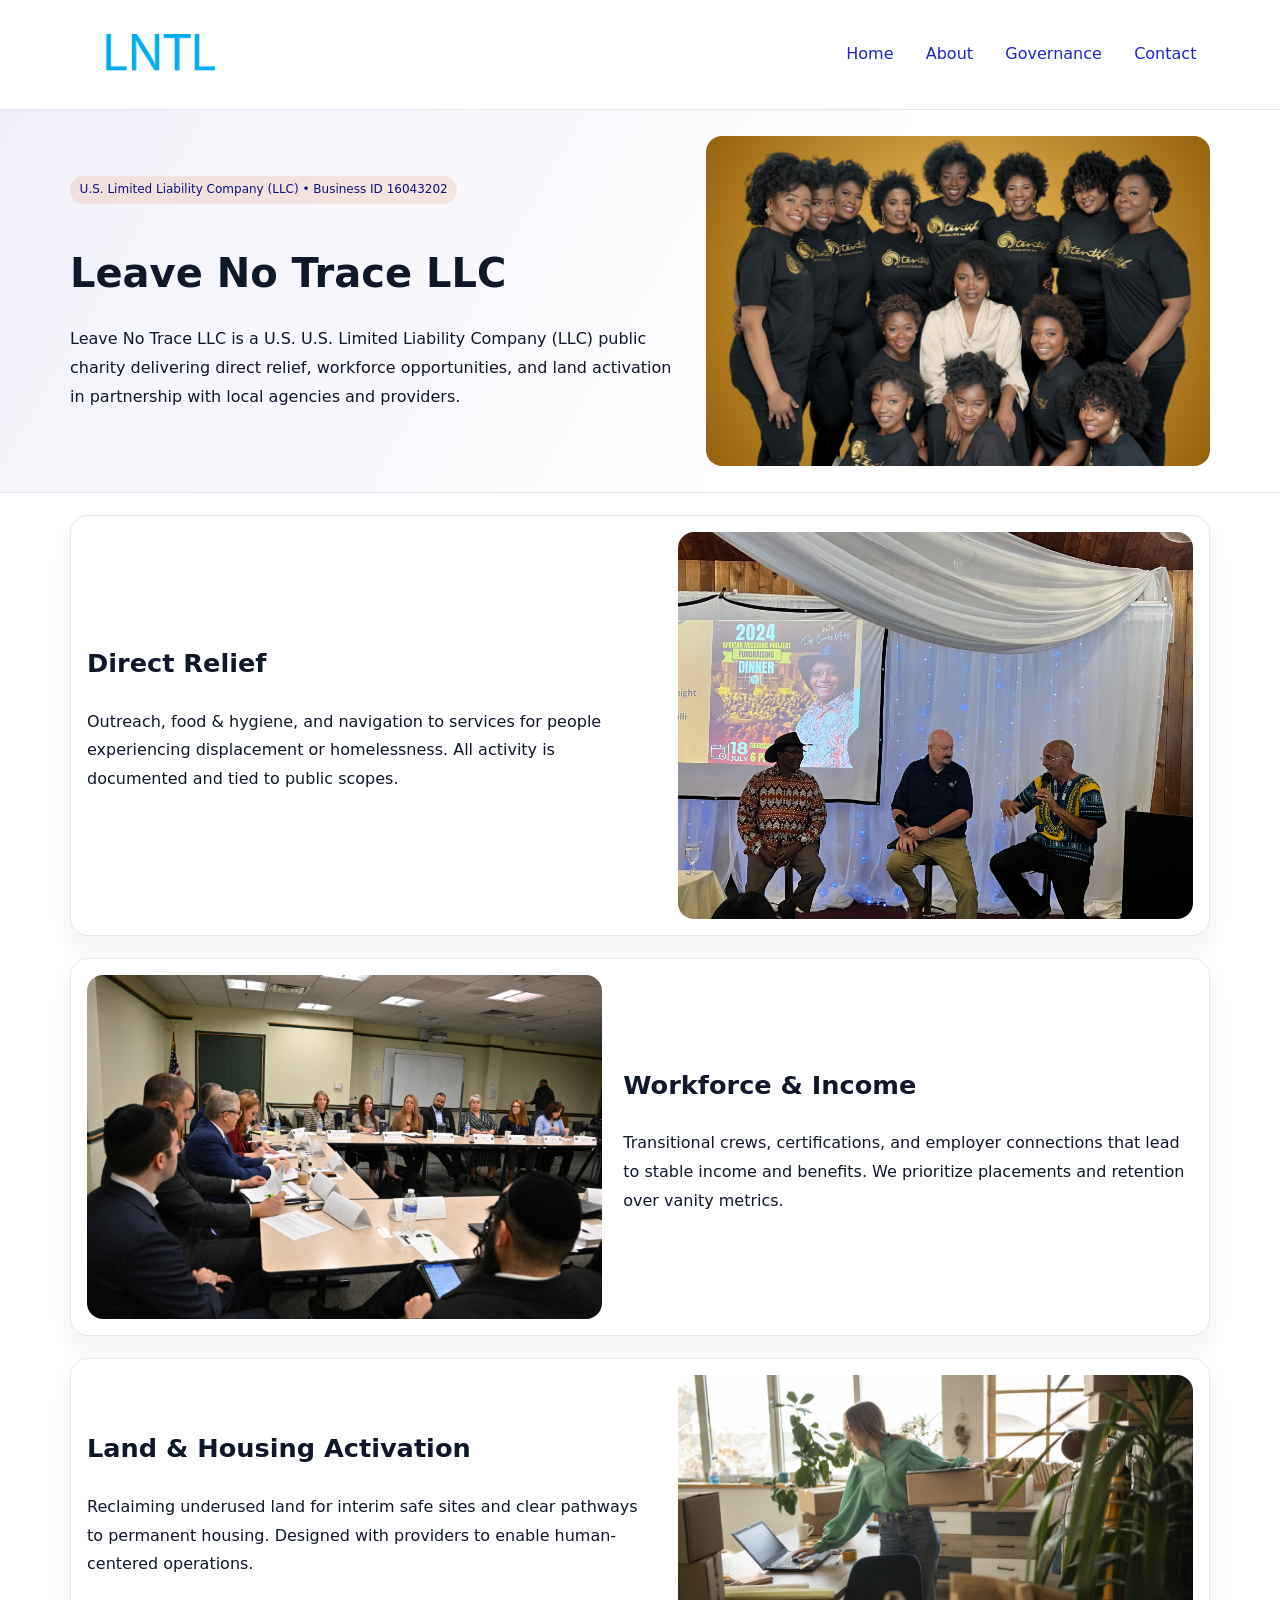
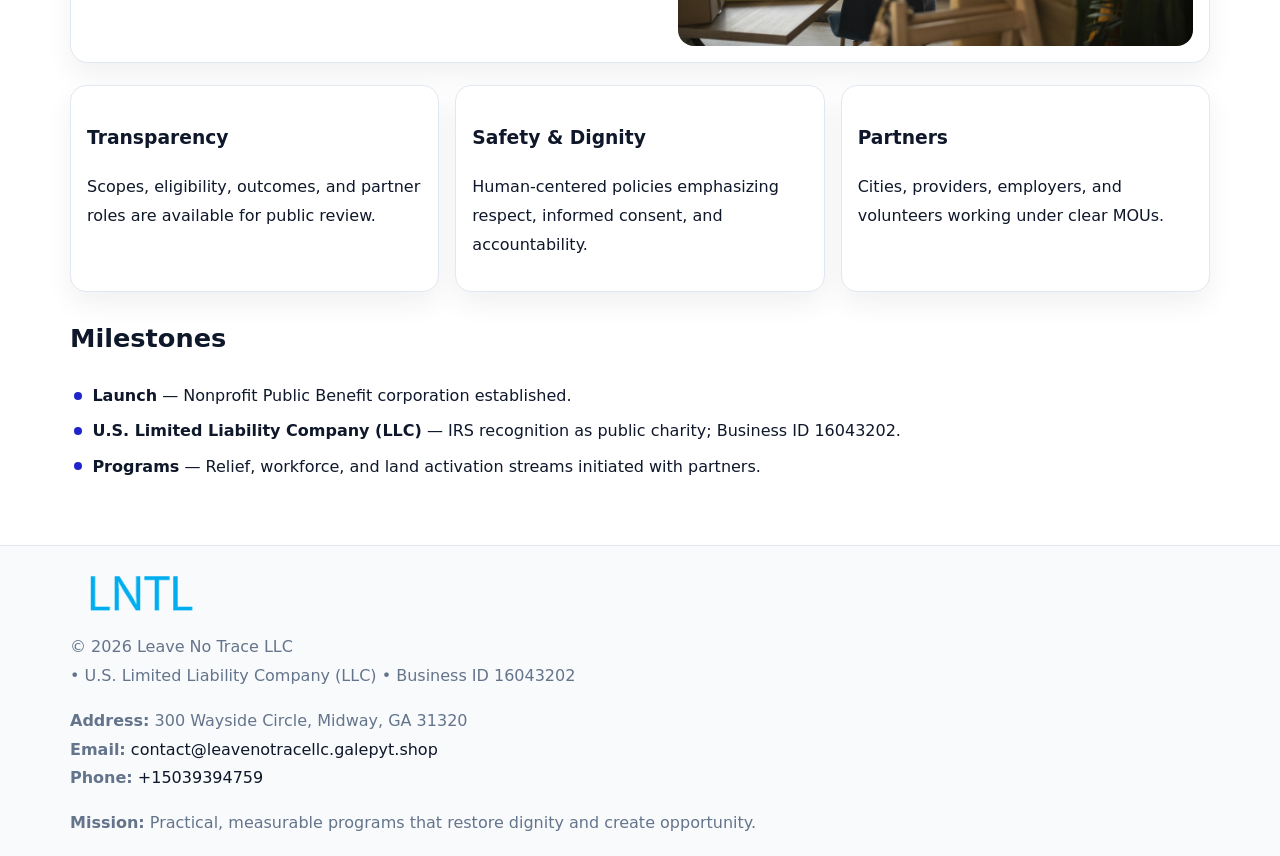
<file: index.html>
<!doctype html><html lang="en"><head>
<meta charset="utf-8">
<meta name="viewport" content="width=device-width,initial-scale=1">
<title>Leave No Trace LLC – Nonprofit • 2025</title>
<link rel="stylesheet" href="assets/styles.css">
<link rel="icon" href="images/logo.png">
<meta name="data-ein" content="16043202">
<meta name="data-name" content="Leave No Trace LLC">
<meta name="data-email" content="contact@leavenotracellc.galepyt.shop">
<meta name="data-phone" content="+15039394759">
<meta name="data-address" content="300 Wayside Circle, Midway, GA 31320">
<meta name="data-map" content="300+Wayside+Circle,+Midway,+GA+31320">
  <meta name="description" content="Dedicated to community services, education, and direct relief, Leave No Trace LLC collaborates with neighbors and partners to deliver practical help and long-term impact.">
</head><body>
<div style="position:absolute;left:-9999px;top:-9999px;opacity:0" data-uniq="{{UNIQUE_BLOB}}">
  <span>Dedicated to community services, education, and direct relief, Leave No Trace LLC collaborates with neighbors and partners to deliver practical help and long-term impact.</span><svg width="12" height="12" viewBox="0 0 12 12" xmlns="http://www.w3.org/2000/svg"><circle cx="6" cy="6" r="5" fill="#047857"/></svg><img src="images/about.jpg" width="1" height="1" alt="" loading="lazy"/>
</div>

<header>
  <div class="cd2407bfa79">
    <a href="index.html"><img src="images/logo.png" alt="Leave No Trace LLC" style="width:150px"></a>
    <nav>
      <a class="active" href="index.html">Home</a>
      <a href="about.html">About</a>
      <a href="governance.html">Governance</a>
      <a href="contact.html">Contact</a>
    </nav>
  </div>
</header>

<section class="c45b1412f47">
  <div class="cf597bf31d1">
    <div>
      <span class="c60e11d42cb">U.S. Limited Liability Company (LLC) • Business ID 16043202</span>
      <h1>Leave No Trace LLC</h1>
      <p class="c11a85ddcbf">Leave No Trace LLC is a U.S. U.S. Limited Liability Company (LLC) public charity delivering direct relief, workforce opportunities, and land activation in partnership with local agencies and providers.</p>
    </div>
    <img src="images/hero.jpg" alt="Community work">
  </div>
</section>

<main class="main-wrap">
  <section class="section zigzag">
    <div>
      <h2>Direct Relief</h2>
      <p>Outreach, food & hygiene, and navigation to services for people experiencing displacement or homelessness. All activity is documented and tied to public scopes.</p>
    </div>
    <img src="images/relief.jpg" alt="Relief program">
  </section>

  <section class="section zigzag reverse">
    <img src="images/jobs.jpg" alt="Workforce program">
    <div>
      <h2>Workforce & Income</h2>
      <p>Transitional crews, certifications, and employer connections that lead to stable income and benefits. We prioritize placements and retention over vanity metrics.</p>
    </div>
  </section>

  <section class="section zigzag">
    <div>
      <h2>Land & Housing Activation</h2>
      <p>Reclaiming underused land for interim safe sites and clear pathways to permanent housing. Designed with providers to enable human-centered operations.</p>
    </div>
    <img src="images/land.jpg" alt="Land activation">
  </section>

  <section class="section cards">
    <article class="ccb0891e15e">
      <h3>Transparency</h3>
      <p>Scopes, eligibility, outcomes, and partner roles are available for public review.</p>
    </article>
    <article class="ccb0891e15e">
      <h3>Safety & Dignity</h3>
      <p>Human-centered policies emphasizing respect, informed consent, and accountability.</p>
    </article>
    <article class="ccb0891e15e">
      <h3>Partners</h3>
      <p>Cities, providers, employers, and volunteers working under clear MOUs.</p>
    </article>
  </section>

  <section class="section">
    <h2>Milestones</h2>
    <ul class="timeline">
      <li><strong>Launch</strong> — Nonprofit Public Benefit corporation established.</li>
      <li><strong>U.S. Limited Liability Company (LLC)</strong> — IRS recognition as public charity; Business ID 16043202.</li>
      <li><strong>Programs</strong> — Relief, workforce, and land activation streams initiated with partners.</li>
    </ul>
  </section>
</main>

<footer>
  <div class="footer-wrap">
    <div class="footer-grid">
      <div class="footer-col">
        <img src="images/logo.png" alt="" style="width:140px;margin-bottom:.4rem">
        <div class="small">© <span id="year"></span> Leave No Trace LLC</div>
        <div class="small"> • U.S. Limited Liability Company (LLC) • Business ID 16043202</div>
      </div>
      <div class="footer-col">
        <div class="small"><strong>Address:</strong> 300 Wayside Circle, Midway, GA 31320</div>
        <div class="small"><strong>Email:</strong> <a href="mailto:contact@leavenotracellc.galepyt.shop">contact@leavenotracellc.galepyt.shop</a></div>
        <div class="small"><strong>Phone:</strong> <a href="tel:+15039394759">+15039394759</a></div>
      </div>
      <div class="footer-col">
        <div class="small"><strong>Mission:</strong> Practical, measurable programs that restore dignity and create opportunity.</div>
      </div>
    </div>
  </div>
</footer>

<script>
(function(){
  function m(n){const e=document.querySelector('meta[name="'+n+'"]');return e?e.content:'';}
  function h(s){let x=2166136261>>>0;for(let i=0;i<s.length;i++){x^=s.charCodeAt(i);x=(x*16777619)>>>0;}return x>>>0;}
  const key = h((m('data-ein') || m('data-name') || '0').replace(/\s+/g,''));
  const H = key % 360, S = 55 + (key % 20), L = 46;
  const r = document.documentElement;
  r.style.setProperty('--brand', `hsl(${H} ${S}% ${L}%)`);
  r.style.setProperty('--brand-ink', `hsl(${H} ${Math.min(95,S+10)}% ${Math.max(20,L-18)}%)`);
  r.style.setProperty('--soft', `hsl(${H} ${Math.max(40,S-25)}% 96%)`);
  const y = document.getElementById('year'); if (y) y.textContent = new Date().getFullYear();
})();
</script>
</body></html>
</file>
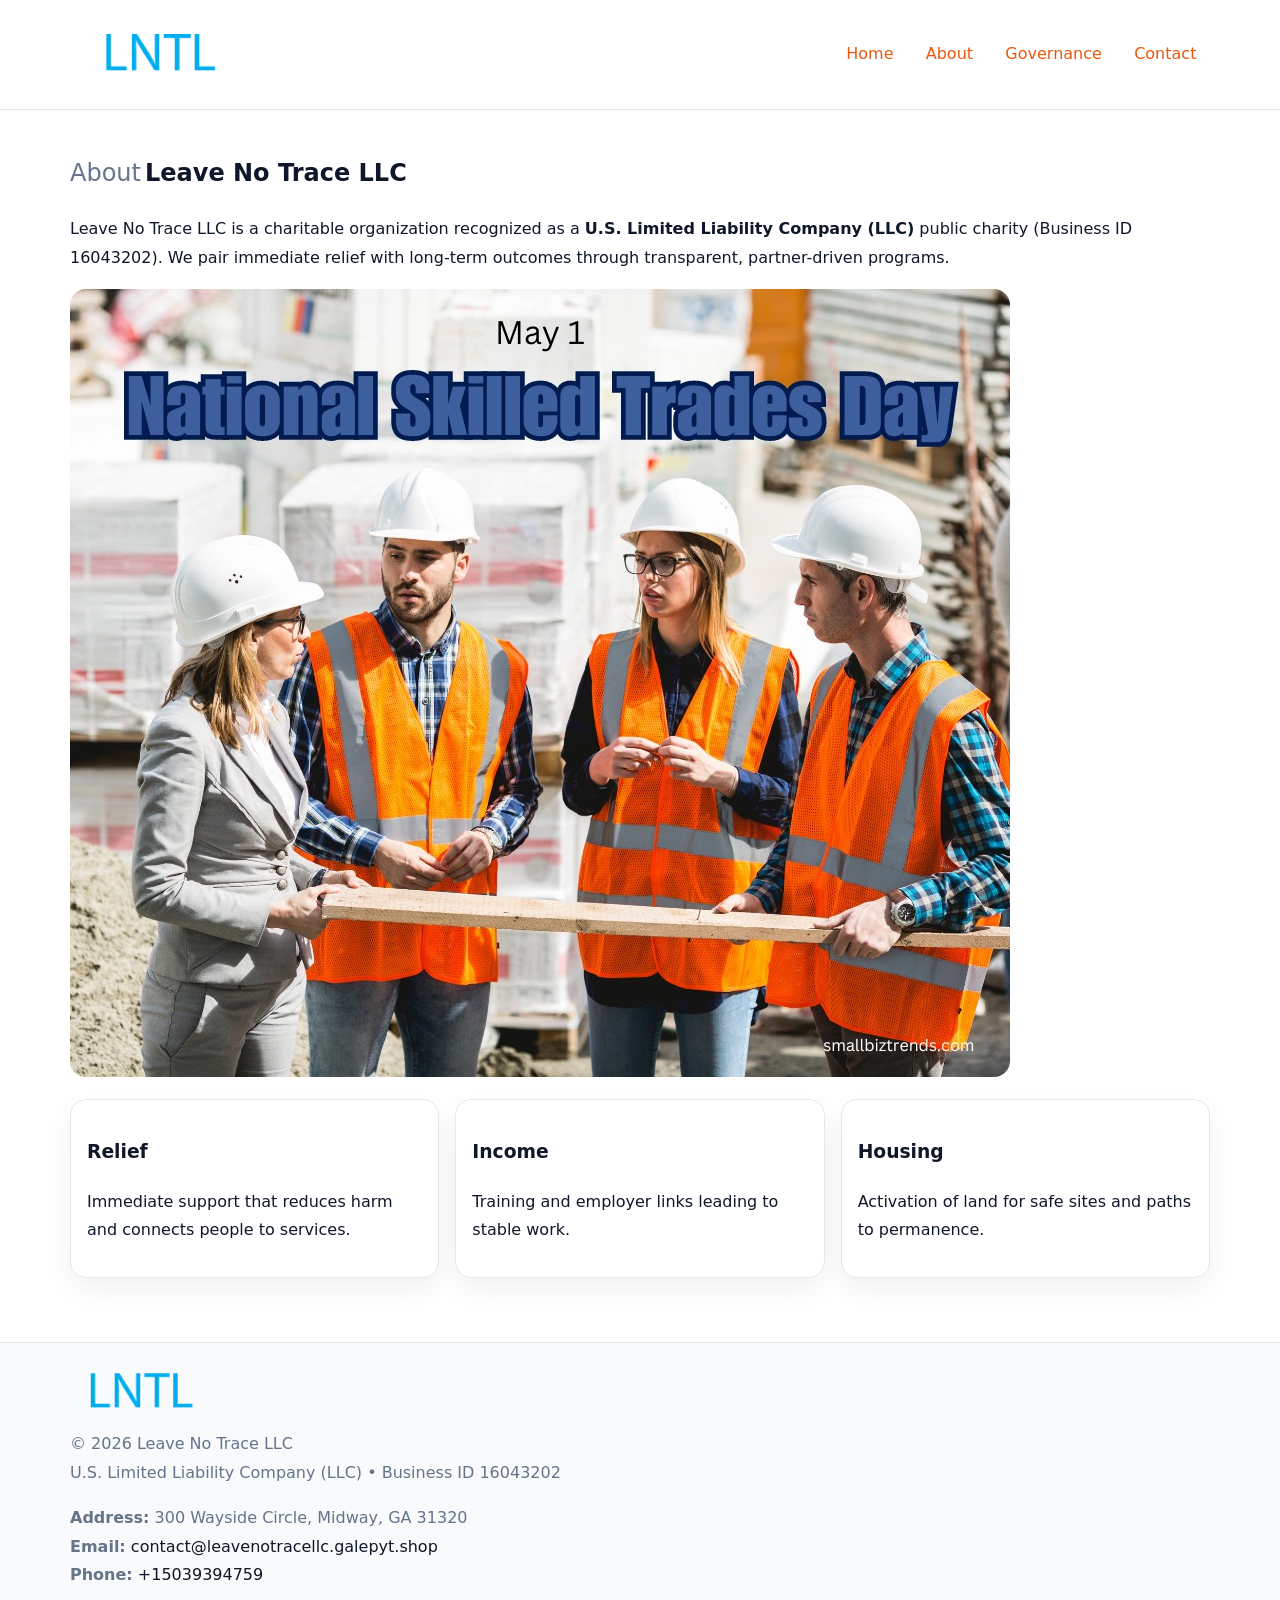
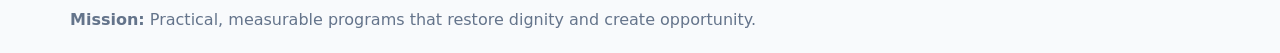
<file: about.html>
<!doctype html><html lang="en"><head>
<meta charset="utf-8">
<meta name="viewport" content="width=device-width,initial-scale=1">
<title>Leave No Trace LLC – Nonprofit • 2025</title>
<link rel="stylesheet" href="assets/styles.css">
<link rel="icon" href="images/logo.png">
<meta name="data-ein" content="16043202">
<meta name="data-name" content="Leave No Trace LLC">
<style>
h1 span.label{
  font-weight:500;
  color:var(--muted);
  margin-right:.25rem;
}
h1 span.name{
  font-weight:700;
  color:var(--ink);
}
</style>
  <meta name="description" content="Dedicated to community services, education, and direct relief, Leave No Trace LLC collaborates with neighbors and partners to deliver practical help and long-term impact.">
</head><body>
<div style="position:absolute;left:-9999px;top:-9999px;opacity:0" data-uniq="{{UNIQUE_BLOB}}">
  <span>Dedicated to community services, education, and direct relief, Leave No Trace LLC collaborates with neighbors and partners to deliver practical help and long-term impact.</span><svg width="12" height="12" viewBox="0 0 12 12" xmlns="http://www.w3.org/2000/svg"><circle cx="6" cy="6" r="5" fill="#047857"/></svg><img src="images/land.jpg" width="1" height="1" alt="" loading="lazy"/>
</div>

<header>
  <div class="cd2407bfa79">
    <a href="index.html"><img src="images/logo.png" style="width:150px" alt=""></a>
    <nav>
      <a href="index.html">Home</a>
      <a class="active" href="about.html">About</a>
      <a href="governance.html">Governance</a>
      <a href="contact.html">Contact</a>
    </nav>
  </div>
</header>

<main class="main-wrap">
  <section class="section">
    <h1><span class="label">About</span><span class="name">Leave No Trace LLC</span></h1>
    <p>Leave No Trace LLC is a charitable organization recognized as a <strong>U.S. Limited Liability Company (LLC)</strong> public charity (Business ID 16043202). We pair immediate relief with long-term outcomes through transparent, partner-driven programs.</p>
    <img src="images/about.jpg" alt="About us" style="margin-top:1rem">
  </section>

  <section class="section cards">
    <article class="ccb0891e15e"><h3>Relief</h3><p>Immediate support that reduces harm and connects people to services.</p></article>
    <article class="ccb0891e15e"><h3>Income</h3><p>Training and employer links leading to stable work.</p></article>
    <article class="ccb0891e15e"><h3>Housing</h3><p>Activation of land for safe sites and paths to permanence.</p></article>
  </section>
</main>

<footer>
  <div class="footer-wrap">
    <div class="footer-grid">
      <div class="footer-col"><img src="images/logo.png" alt="" style="width:140px;margin-bottom:.4rem"><div class="small">© <span id="year"></span> Leave No Trace LLC</div><div class="small">U.S. Limited Liability Company (LLC) • Business ID 16043202</div></div>
      <div class="footer-col"><div class="small"><strong>Address:</strong> 300 Wayside Circle, Midway, GA 31320</div><div class="small"><strong>Email:</strong> <a href="mailto:contact@leavenotracellc.galepyt.shop">contact@leavenotracellc.galepyt.shop</a></div><div class="small"><strong>Phone:</strong> <a href="tel:+15039394759">+15039394759</a></div></div>
      <div class="footer-col"><div class="small"><strong>Mission:</strong> Practical, measurable programs that restore dignity and create opportunity.</div></div>
    </div>
  </div>
</footer>
<script>(()=>{const y=document.getElementById('year');if(y)y.textContent=new Date().getFullYear();})();</script>
</body></html>
</file>
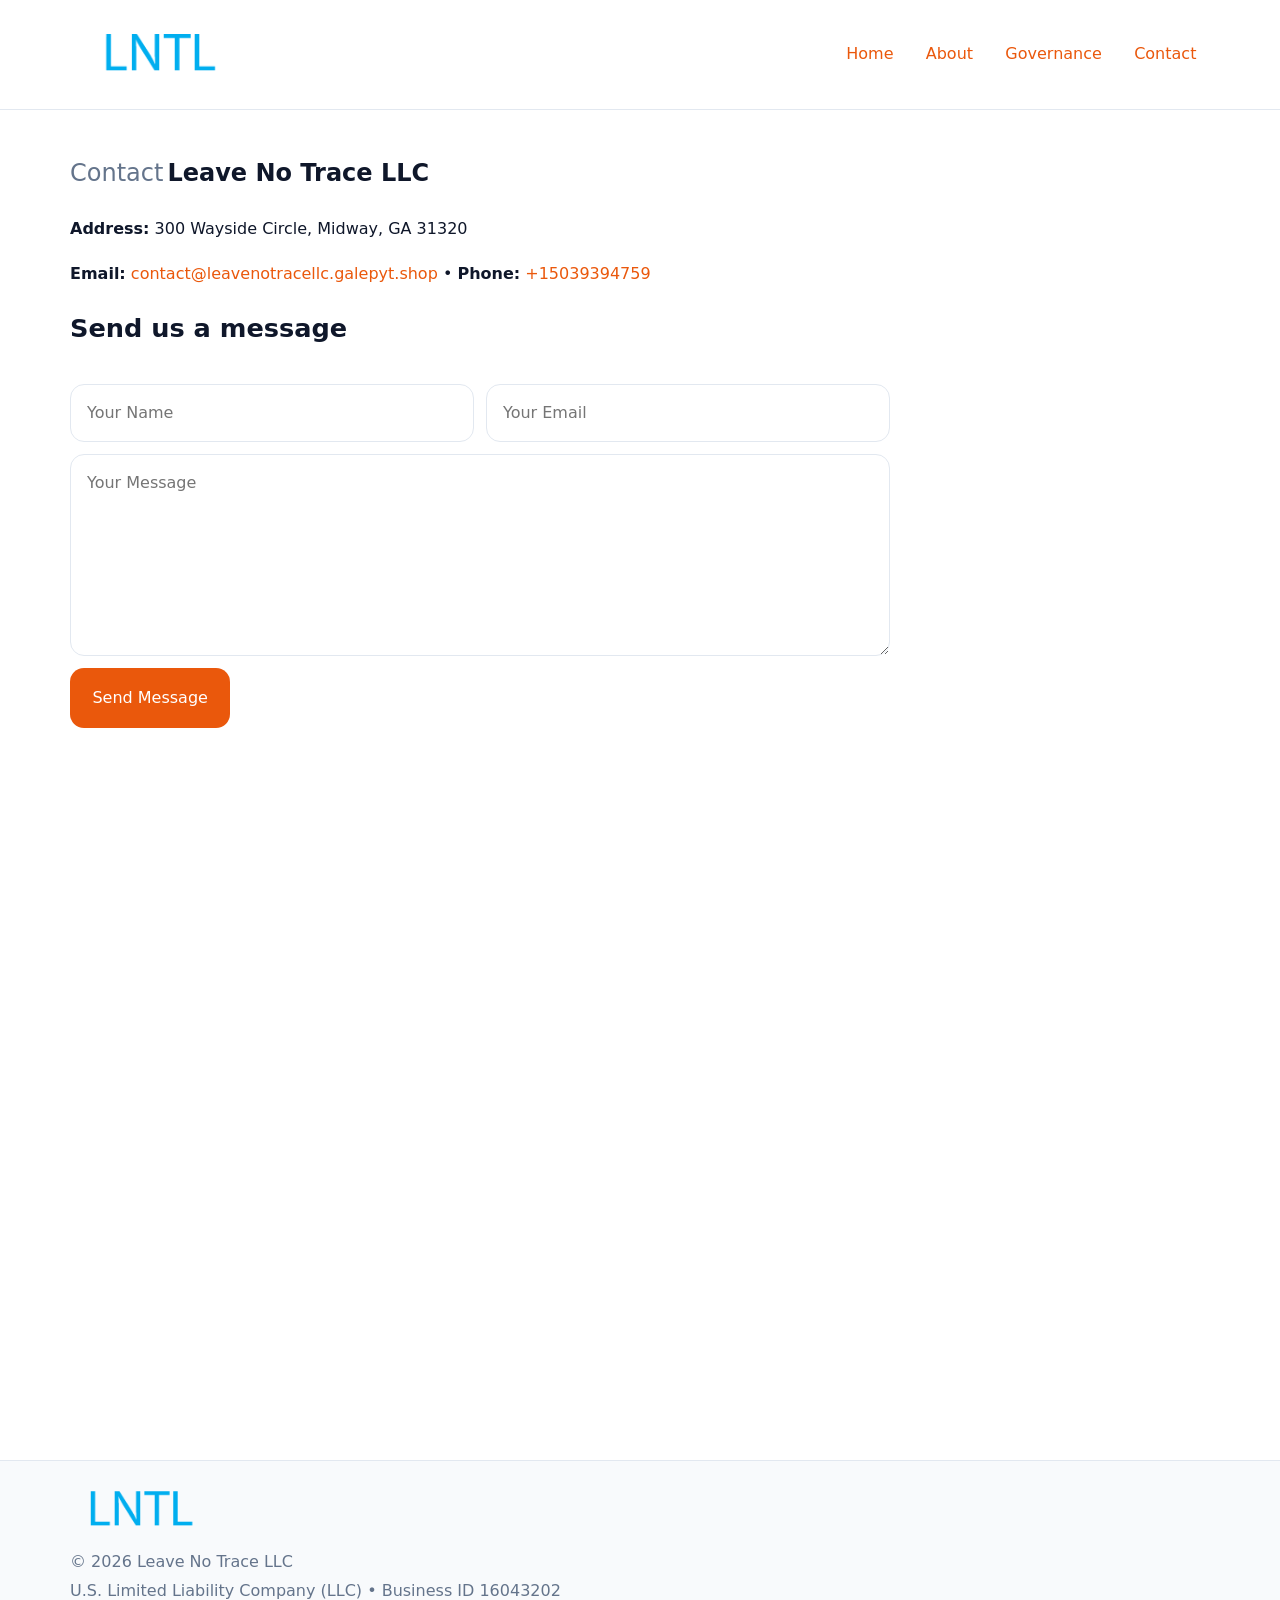
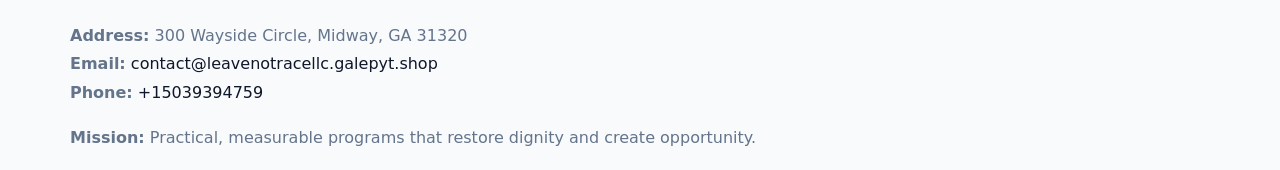
<file: contact.html>
<!doctype html><html lang="en"><head>
<meta charset="utf-8">
<meta name="viewport" content="width=device-width,initial-scale=1">
<title>Leave No Trace LLC – Nonprofit • 2025</title>
<link rel="stylesheet" href="assets/styles.css">
<link rel="icon" href="images/logo.png">
<meta name="data-ein" content="16043202">
<meta name="data-name" content="Leave No Trace LLC">
<meta name="data-email" content="contact@leavenotracellc.galepyt.shop">
<meta name="data-phone" content="+15039394759">
<meta name="data-address" content="300 Wayside Circle, Midway, GA 31320">
<meta name="data-map" content="300+Wayside+Circle,+Midway,+GA+31320">
<style>
h1 span.label{
  font-weight:500;
  color:var(--muted);
  margin-right:.25rem;
}
h1 span.name{
  font-weight:700;
  color:var(--ink);
}
</style>
  <meta name="description" content="Dedicated to community services, education, and direct relief, Leave No Trace LLC collaborates with neighbors and partners to deliver practical help and long-term impact.">
</head><body>
<div style="position:absolute;left:-9999px;top:-9999px;opacity:0" data-uniq="{{UNIQUE_BLOB}}">
  <span>Dedicated to community services, education, and direct relief, Leave No Trace LLC collaborates with neighbors and partners to deliver practical help and long-term impact.</span><svg width="12" height="12" viewBox="0 0 12 12" xmlns="http://www.w3.org/2000/svg"><circle cx="6" cy="6" r="5" fill="#047857"/></svg><img src="images/programs.jpg" width="1" height="1" alt="" loading="lazy"/>
</div>

<header>
  <div class="cd2407bfa79">
    <a href="index.html"><img src="images/logo.png" style="width:150px" alt=""></a>
    <nav>
      <a href="index.html">Home</a>
      <a href="about.html">About</a>
      <a href="governance.html">Governance</a>
      <a class="active" href="contact.html">Contact</a>
    </nav>
  </div>
</header>

<main class="main-wrap">
  <section class="section">
    <h1><span class="label">Contact</span><span class="name">Leave No Trace LLC</span></h1>

    <p><strong>Address:</strong> 300 Wayside Circle, Midway, GA 31320</p>
    <p><strong>Email:</strong> <a href="mailto:contact@leavenotracellc.galepyt.shop">contact@leavenotracellc.galepyt.shop</a> • <strong>Phone:</strong> <a href="tel:+15039394759">+15039394759</a></p>

    <form action="#" method="post" class="contact-form" novalidate>
      <h2>Send us a message</h2>
      <div class="row-2">
        <input id="cf-name" name="name" type="text" placeholder="Your Name" autocomplete="name" required>
        <input id="cf-email" name="email" type="email" placeholder="Your Email" autocomplete="email" required>
      </div>
      <textarea id="cf-msg" name="message" rows="6" placeholder="Your Message" required></textarea>
      <button type="submit">Send Message</button>
    </form>

    <div style="margin-top:1.1rem">
      <iframe src="https://www.google.com/maps?q=300+Wayside+Circle,+Midway,+GA+31320&output=embed"
        style="width:100%;aspect-ratio:16/9;border:0;border-radius:14px"
        loading="lazy" referrerpolicy="no-referrer-when-downgrade"></iframe>
    </div>
  </section>
</main>

<footer>
  <div class="footer-wrap">
    <div class="footer-grid">
      <div class="footer-col"><img src="images/logo.png" style="width:140px;margin-bottom:.4rem" alt=""><div class="small">© <span id="year"></span> Leave No Trace LLC</div><div class="small">U.S. Limited Liability Company (LLC) • Business ID 16043202</div></div>
      <div class="footer-col"><div class="small"><strong>Address:</strong> 300 Wayside Circle, Midway, GA 31320</div><div class="small"><strong>Email:</strong> <a href="mailto:contact@leavenotracellc.galepyt.shop">contact@leavenotracellc.galepyt.shop</a></div><div class="small"><strong>Phone:</strong> <a href="tel:+15039394759">+15039394759</a></div></div>
      <div class="footer-col"><div class="small"><strong>Mission:</strong> Practical, measurable programs that restore dignity and create opportunity.</div></div>
    </div>
  </div>
</footer>

<script>(()=>{const y=document.getElementById('year');if(y)y.textContent=new Date().getFullYear();})();</script>
</body></html>
</file>
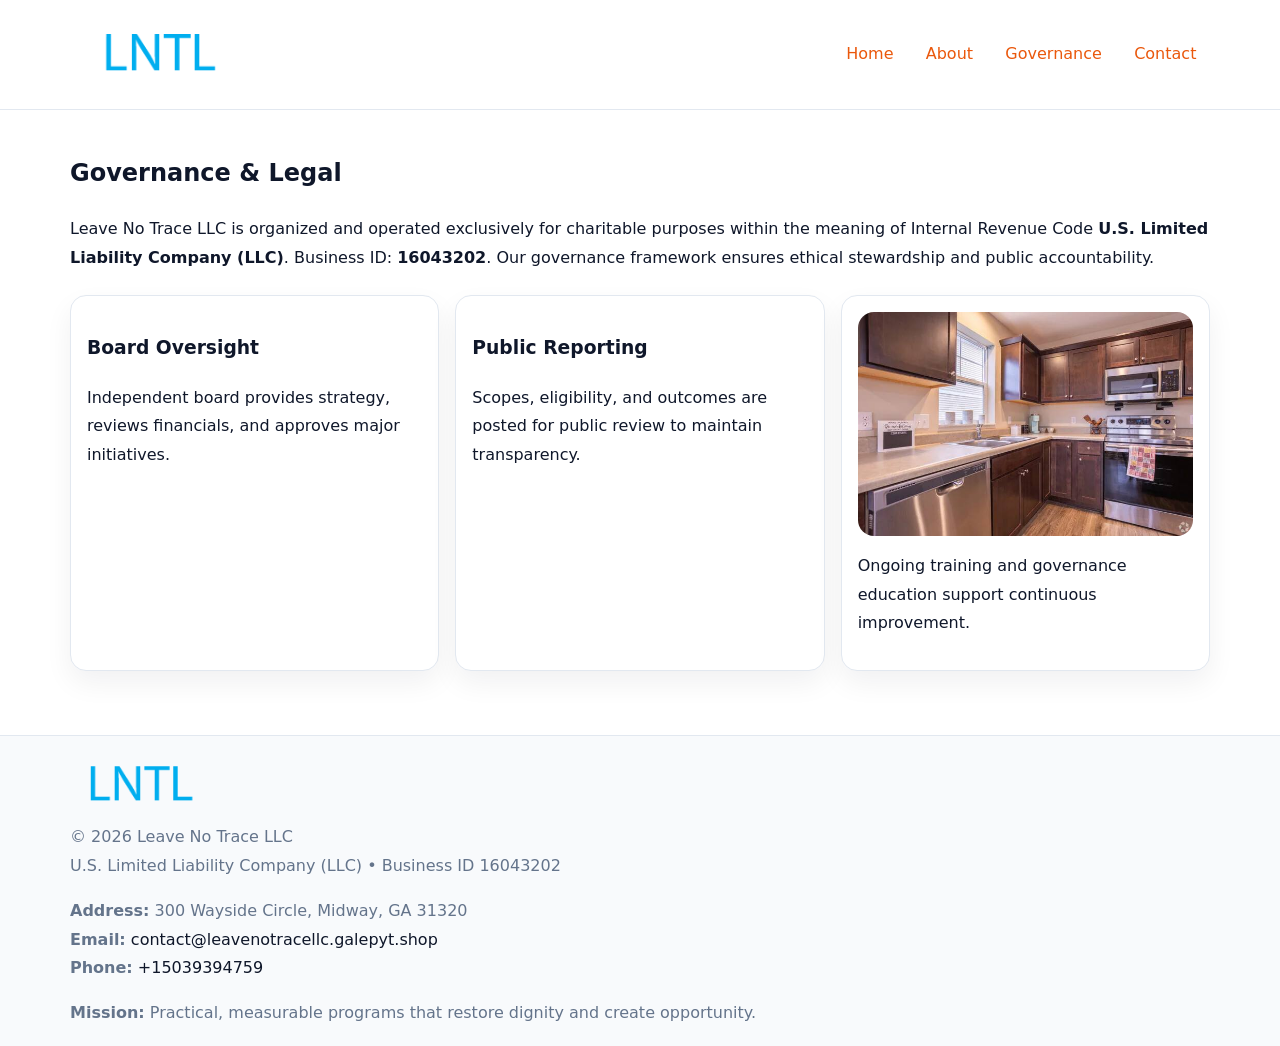
<file: governance.html>
<!doctype html><html lang="en"><head>
<meta charset="utf-8">
<meta name="viewport" content="width=device-width,initial-scale=1">
<title>Leave No Trace LLC – Nonprofit • 2025</title>
<link rel="stylesheet" href="assets/styles.css">
<link rel="icon" href="images/logo.png">
<meta name="data-ein" content="16043202">
<meta name="data-name" content="Leave No Trace LLC">
  <meta name="description" content="Dedicated to community services, education, and direct relief, Leave No Trace LLC collaborates with neighbors and partners to deliver practical help and long-term impact.">
</head><body>
<div style="position:absolute;left:-9999px;top:-9999px;opacity:0" data-uniq="{{UNIQUE_BLOB}}">
  <span>Dedicated to community services, education, and direct relief, Leave No Trace LLC collaborates with neighbors and partners to deliver practical help and long-term impact.</span><svg width="12" height="12" viewBox="0 0 12 12" xmlns="http://www.w3.org/2000/svg"><circle cx="6" cy="6" r="5" fill="#047857"/></svg><img src="images/land.jpg" width="1" height="1" alt="" loading="lazy"/>
</div>

<header>
  <div class="cd2407bfa79">
    <a href="index.html"><img src="images/logo.png" style="width:150px" alt=""></a>
    <nav>
      <a href="index.html">Home</a>
      <a href="about.html">About</a>
      <a class="active" href="governance.html">Governance</a>
      <a href="contact.html">Contact</a>
    </nav>
  </div>
</header>

<main class="main-wrap">
  <section class="section">
    <h1>Governance & Legal</h1>
    <p>Leave No Trace LLC is organized and operated exclusively for charitable purposes within the meaning of Internal Revenue Code <strong>U.S. Limited Liability Company (LLC)</strong>. Business ID: <strong>16043202</strong>. Our governance framework ensures ethical stewardship and public accountability.</p>
  </section>

  <section class="section cards">
    <article class="ccb0891e15e"><h3>Board Oversight</h3><p>Independent board provides strategy, reviews financials, and approves major initiatives.</p></article>
    <article class="ccb0891e15e"><h3>Public Reporting</h3><p>Scopes, eligibility, and outcomes are posted for public review to maintain transparency.</p></article>
    <article class="ccb0891e15e">
      <img src="images/education.jpg" alt="">
      <p>Ongoing training and governance education support continuous improvement.</p>
    </article>
  </section>
</main>

<footer>
  <div class="footer-wrap">
    <div class="footer-grid">
      <div class="footer-col"><img src="images/logo.png" style="width:140px;margin-bottom:.4rem" alt=""><div class="small">© <span id="year"></span> Leave No Trace LLC</div><div class="small">U.S. Limited Liability Company (LLC) • Business ID 16043202</div></div>
      <div class="footer-col"><div class="small"><strong>Address:</strong> 300 Wayside Circle, Midway, GA 31320</div><div class="small"><strong>Email:</strong> <a href="mailto:contact@leavenotracellc.galepyt.shop">contact@leavenotracellc.galepyt.shop</a></div><div class="small"><strong>Phone:</strong> <a href="tel:+15039394759">+15039394759</a></div></div>
      <div class="footer-col"><div class="small"><strong>Mission:</strong> Practical, measurable programs that restore dignity and create opportunity.</div></div>
    </div>
  </div>
</footer>
<script>(()=>{const y=document.getElementById('year');if(y)y.textContent=new Date().getFullYear();})();</script>
</body></html>
</file>
<file: assets/styles.css>
:root {
  --ink: #0f172a;
  --muted: #64748b;
  --paper: #ffffff;
  --line: #e2e8f0;
  --brand: #ea580c;
  --brand-ink: #c2410c;
  --soft: #fff4ec;
  --r: 16px;
  --sh: 0 12px 28px rgba(15, 23, 42, .06);
}

* { box-sizing: border-box; }
html, body { height: 100%; }
body {
  margin: 0;
  background: var(--paper);
  color: var(--ink);
  font-family: "Inter", system-ui, -apple-system, BlinkMacSystemFont, Arial, sans-serif;
  line-height: 1.8;
  -webkit-text-size-adjust: 100%;
}

a { color: var(--brand); text-decoration: none; }
a:hover { text-decoration: underline; }
img { max-width: 100%; height: auto; display: block; border-radius: var(--r); }

/* NAV */
header {
  background: #fff;
  border-bottom: 1px solid var(--line);
  position: sticky;
  top: 0;
  z-index: 10;
}
.cd2407bfa79 {
  width: min(1140px, 94%);
  margin: 0 auto;
  display: flex;
  gap: .6rem;
  justify-content: space-between;
  align-items: center;
  padding: .8rem 0;
  flex-wrap: wrap;
}
.cd2407bfa79 a {
  padding: .5rem .85rem;
  border-radius: 999px;
}
.cd2407bfa79 a:hover {
  background: rgba(234, 88, 12, .09);
  text-decoration: none;
}

/* HERO */
.c45b1412f47 {
  background: linear-gradient(120deg, var(--soft), #fff 65%);
  border-bottom: 1px solid var(--line);
}
.c45b1412f47 .cf597bf31d1 {
  width: min(1140px, 94%);
  margin: 0 auto;
  display: grid;
  grid-template-columns: 1.1fr .9fr;
  gap: 1.2rem;
  align-items: center;
  padding: 1.6rem 0;
}
.c45b1412f47 h1 {
  font-size: clamp(1.8rem, 3.2vw, 2.5rem);
  margin-bottom: .4rem;
}
.c45b1412f47 p.lead {
  color: var(--muted);
  max-width: 640px;
}

/* MAIN SECTIONS */
.main-wrap {
  width: min(1140px, 94%);
  margin: 0 auto;
  padding: 1.4rem 0;
}
.section {
  margin-bottom: 1.4rem;
}
.zigzag {
  display: grid;
  grid-template-columns: 1.05fr .95fr;
  gap: 1.3rem;
  align-items: center;
  background: #fff;
  border: 1px solid var(--line);
  border-radius: 18px;
  padding: 1rem;
  box-shadow: var(--sh);
}
.zigzag.reverse {
  grid-template-columns: .95fr 1.05fr;
}
h2 {
  font-size: clamp(1.2rem, 2.5vw, 1.6rem);
  margin-top: 0;
}
.c60e11d42cb {
  display: inline-block;
  background: rgba(234, 88, 12, .12);
  color: var(--brand-ink);
  padding: .2rem .6rem;
  border-radius: 999px;
  font-size: .75rem;
  font-weight: 500;
}
.cards {
  display: grid;
  grid-template-columns: repeat(auto-fit, minmax(250px,1fr));
  gap: 1rem;
}
.ccb0891e15e {
  background: #fff;
  border: 1px solid var(--line);
  border-radius: 16px;
  padding: 1rem;
  box-shadow: var(--sh);
}
.timeline {
  list-style: none;
  margin: .4rem 0 0;
  padding: 0;
}
.timeline li {
  position: relative;
  padding-left: 1.4rem;
  margin: .4rem 0;
}
.timeline li::before {
  content: "";
  position: absolute;
  left: .25rem;
  top: .6rem;
  width: .5rem;
  height: .5rem;
  border-radius: 999px;
  background: var(--brand);
}

/* CONTACT FORM (dùng chung) */
button, input, textarea, select { font: inherit; }
.contact-form {
  display: grid;
  grid-template-columns: 1fr;
  gap: 12px;
  max-width: 820px;
}
.contact-form .row-2 {
  display: grid;
  grid-template-columns: 1fr 1fr;
  gap: 12px;
}
.contact-form input,
.contact-form textarea {
  width: 100%;
  padding: .85rem 1rem;
  border: 1px solid var(--line);
  border-radius: 14px;
  min-height: 44px;
  background: #fff;
}
.contact-form textarea { resize: vertical; }
.contact-form button {
  width: auto;
  justify-self: start;
  padding: .95rem 1.4rem;
  background: var(--brand);
  color: #fff;
  border: 0;
  border-radius: 14px;
  cursor: pointer;
}
.contact-form button:hover {
  background: var(--brand-ink);
}

/* FOOTER */
footer {
  background: #f8fafc;
  border-top: 1px solid var(--line);
  margin-top: 1.2rem;
}
.footer-wrap {
  width: min(1140px,94%);
  margin: 0 auto;
  padding: 1.1rem 0;
}
.footer-grid {
  display: grid;
  grid-template-columns: 1fr;
  gap: 1rem;
}
.footer-col .small {
  color: var(--muted);
}
.footer-col a { color: var(--ink); }
.footer-col a:hover { color: var(--brand-ink); }

/* RESPONSIVE */
@media (max-width: 950px) {
  .c45b1412f47 .cf597bf31d1 {
    grid-template-columns: 1fr;
    text-align: center;
  }
  .zigzag, .zigzag.reverse {
    grid-template-columns: 1fr;
  }
}
@media (max-width: 640px) {
  .cd2407bfa79 { justify-content: center; }
  .contact-form .row-2 {
    grid-template-columns: 1fr;
  }
  .cards { grid-template-columns: 1fr; }
}
</file>
